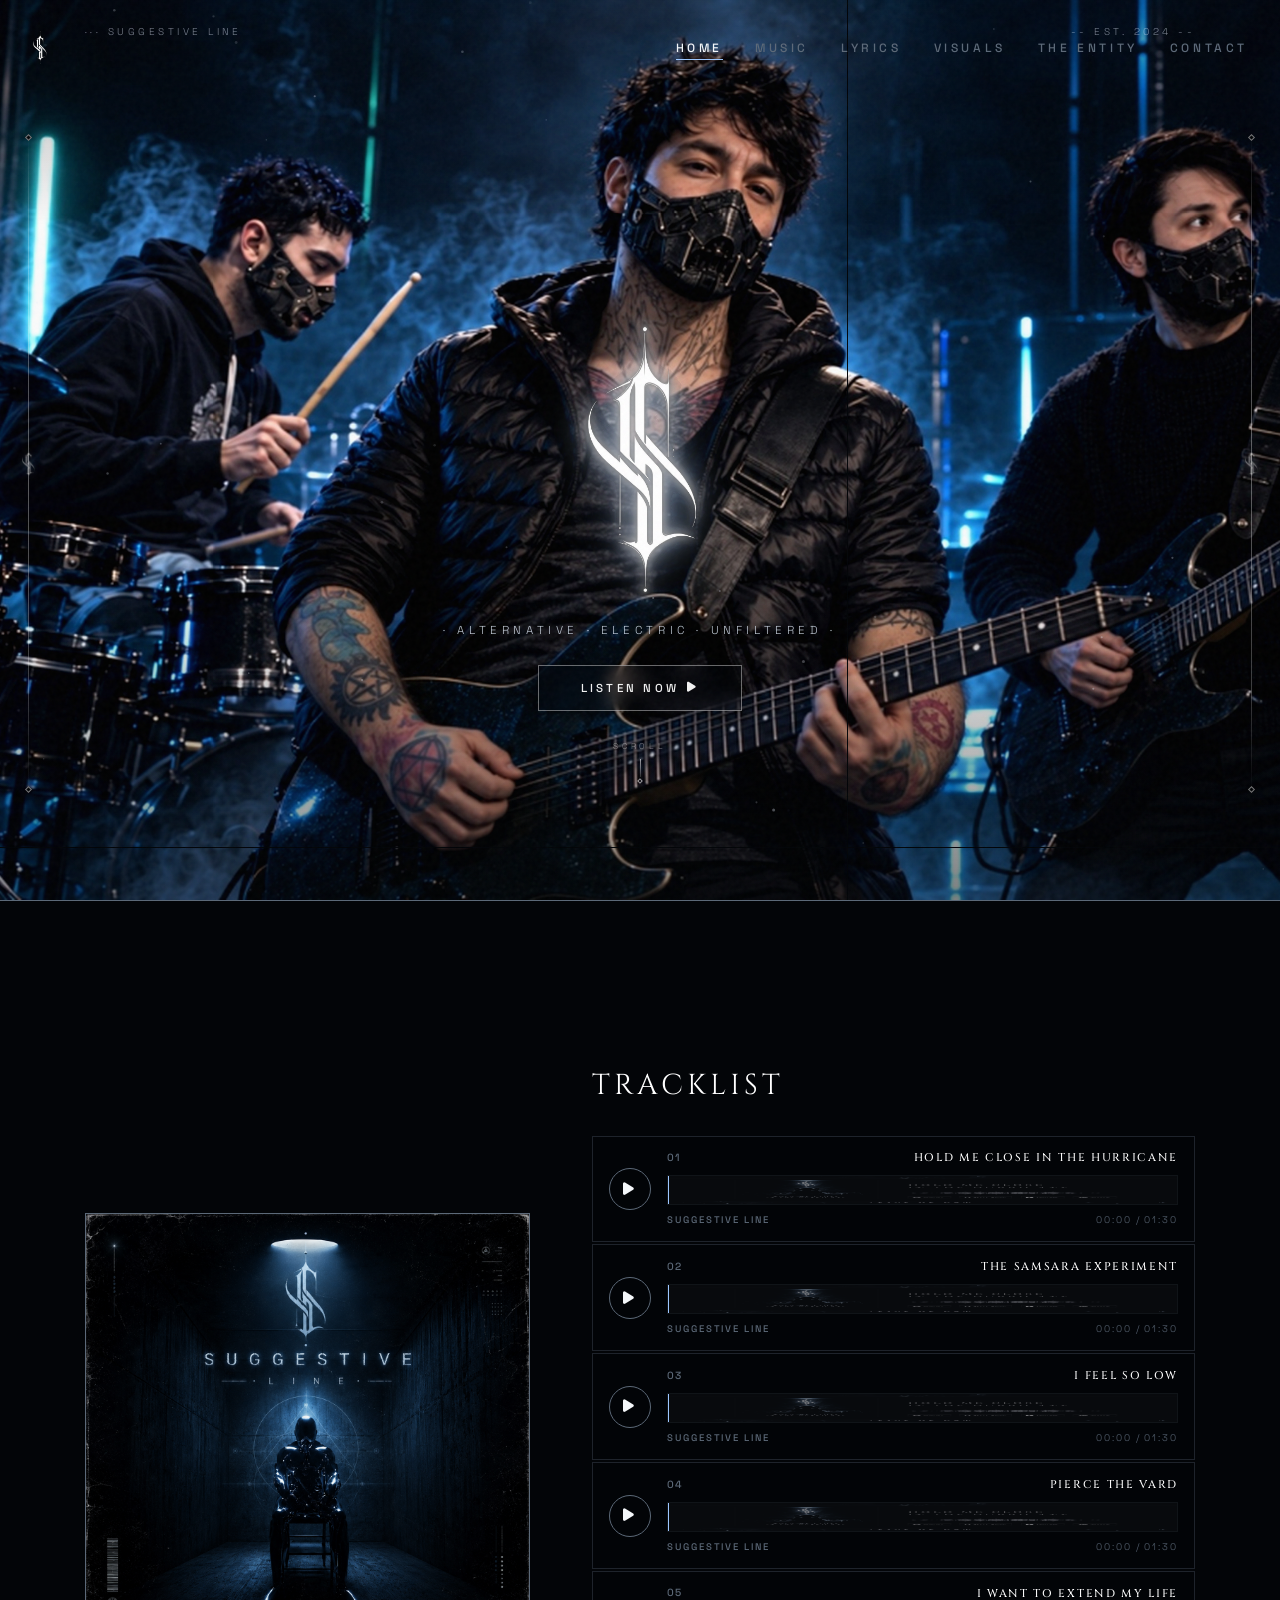
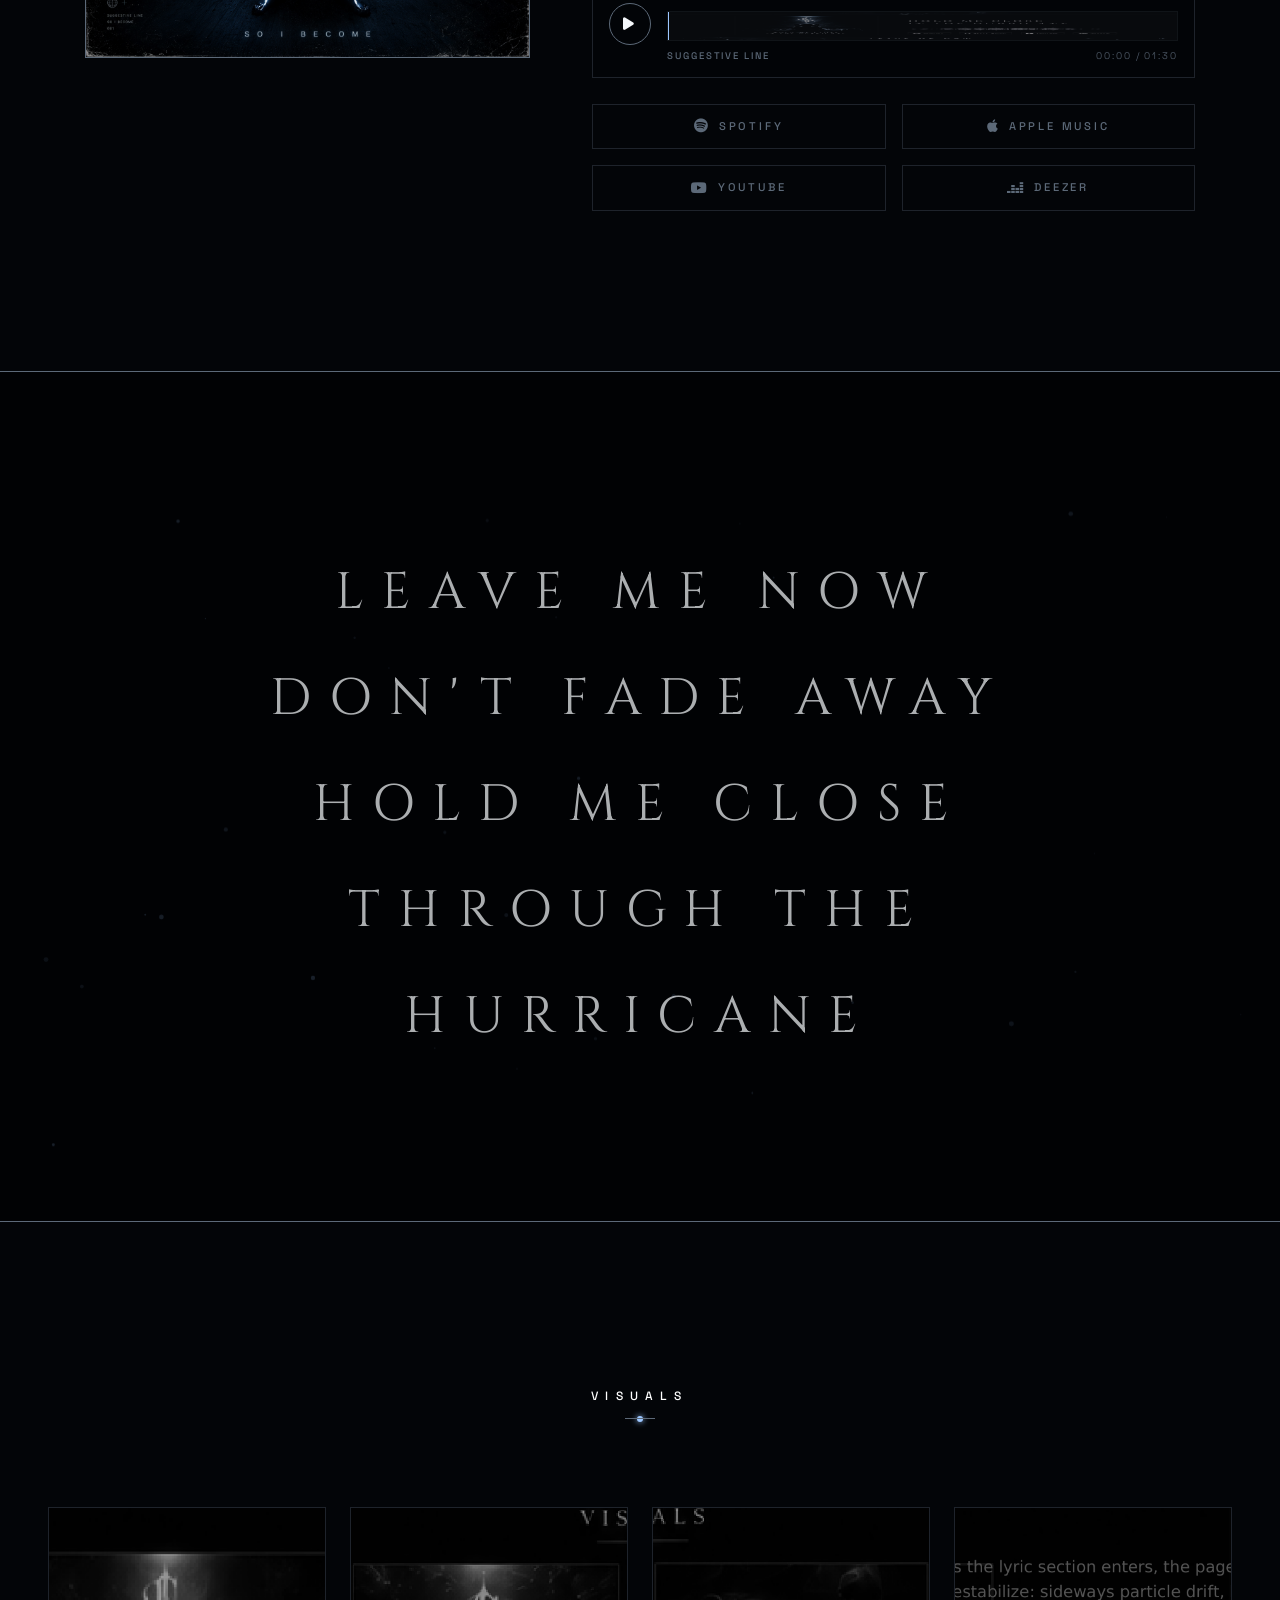
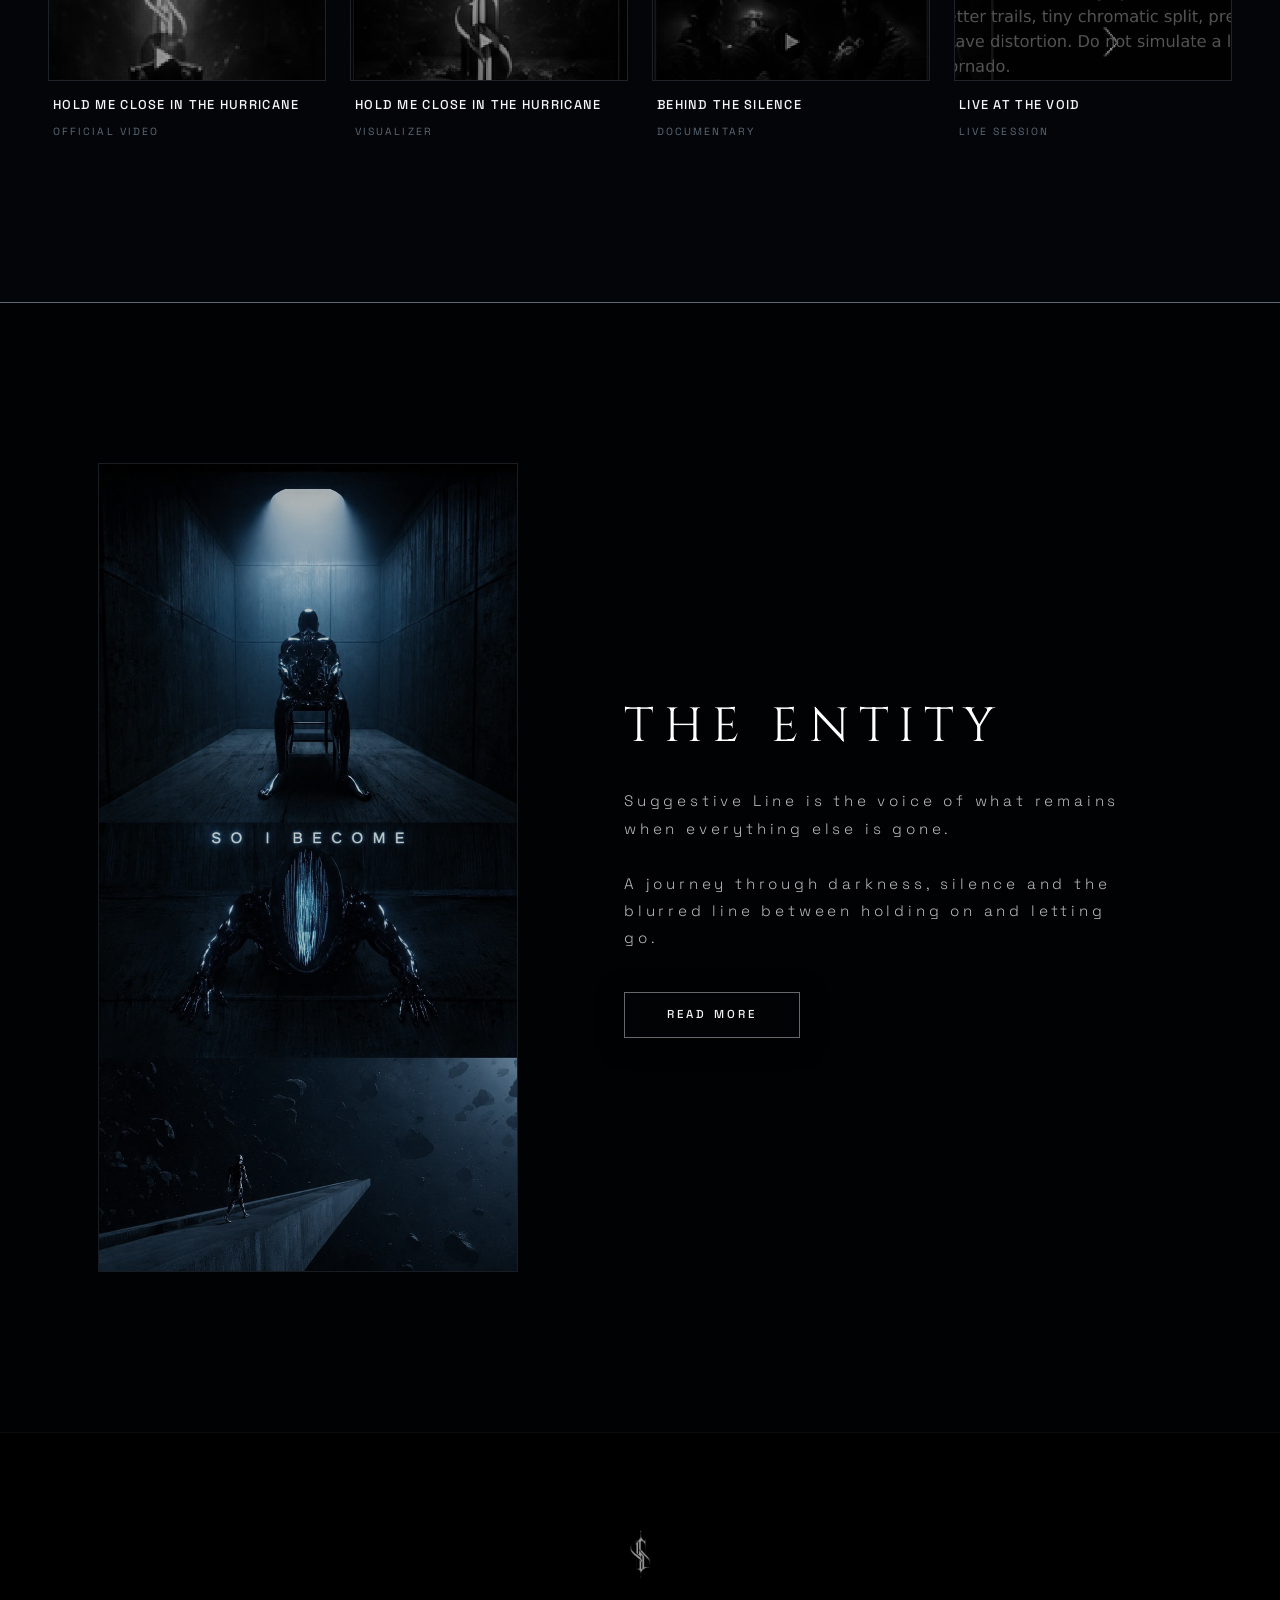
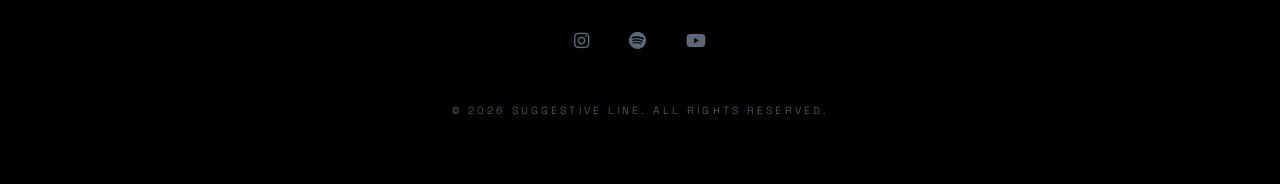
<file: index.html>
<!DOCTYPE html>
<html lang="en">
<head>
    <meta charset="UTF-8">
    <meta name="viewport" content="width=device-width, initial-scale=1.0">
    <title>SUGGESTIVE LINE - Hold Me Close in the Hurricane</title>
    
    <!-- SEO Meta Tags -->
    <meta name="description" content="Official website of Suggestive Line. Listen to the new single 'Hold Me Close in the Hurricane'. Atmospheric progressive metal / sci-fi brutalist visual experience.">
    <meta name="keywords" content="Suggestive Line, Hold Me Close in the Hurricane, Progressive Metal, Atmospheric Metal, Sci-fi metal, New Single, Visualizer">
    
    <!-- Favicon & Icons -->
    <link rel="icon" type="image/png" href="assets/logo_transparent.png">
    <link rel="apple-touch-icon" href="assets/logo_transparent.png">

    <!-- Schema.org / WhatsApp fallback -->
    <meta itemprop="name" content="SUGGESTIVE LINE - Hold Me Close in the Hurricane">
    <meta itemprop="description" content="Official website of Suggestive Line. Listen to the new single 'Hold Me Close in the Hurricane'.">
    <meta itemprop="image" content="https://www.suggestiveline.cl/assets/og_preview.jpg">

    <!-- Open Graph / WhatsApp / Facebook Preview Tags -->
    <meta property="og:type" content="website">
    <meta property="og:url" content="https://www.suggestiveline.cl/">
    <meta property="og:site_name" content="Suggestive Line">
    <meta property="og:title" content="SUGGESTIVE LINE - Hold Me Close in the Hurricane">
    <meta property="og:description" content="Official website of Suggestive Line. Listen to the new single 'Hold Me Close in the Hurricane'. Atmospheric progressive metal / sci-fi brutalist visual experience.">
    <meta property="og:image" content="https://www.suggestiveline.cl/assets/og_preview.jpg">
    <meta property="og:image:secure_url" content="https://www.suggestiveline.cl/assets/og_preview.jpg">
    <meta property="og:image:type" content="image/jpeg">
    <meta property="og:image:width" content="1200">
    <meta property="og:image:height" content="630">
    <meta property="og:image:alt" content="Suggestive Line Logo">

    <!-- Twitter Card Preview Tags -->
    <meta name="twitter:card" content="summary_large_image">
    <meta name="twitter:url" content="https://www.suggestiveline.cl/">
    <meta name="twitter:title" content="SUGGESTIVE LINE - Hold Me Close in the Hurricane">
    <meta name="twitter:description" content="Official website of Suggestive Line. Listen to the new single 'Hold Me Close in the Hurricane'. Atmospheric progressive metal / sci-fi brutalist visual experience.">
    <meta name="twitter:image" content="https://www.suggestiveline.cl/assets/og_preview.jpg">

    <!-- Google Fonts -->
    <link rel="preconnect" href="https://fonts.googleapis.com">
    <link rel="preconnect" href="https://fonts.gstatic.com" crossorigin>
    
    <!-- Bootstrap 4.6.2 CSS -->
    <link rel="stylesheet" href="https://cdn.jsdelivr.net/npm/bootstrap@4.6.2/dist/css/bootstrap.min.css" integrity="sha384-xOolHFLEh07PJGoPkLv1IbcEPTNtaed2xpHsD9ESMhqIYd0nLMwNLD69Npy4HI+N" crossorigin="anonymous">
    
    <!-- FontAwesome Icons -->
    <link rel="stylesheet" href="https://cdnjs.cloudflare.com/ajax/libs/font-awesome/6.4.0/css/all.min.css">
    
    <!-- Custom Style Sheet -->
    <link rel="stylesheet" href="style.css?v=9.2">
</head>
<body>

    <!-- Fixed Header Navigation -->
    <nav class="sl-navbar navbar navbar-expand-lg d-flex justify-content-between align-items-center">
        <!-- Logo Brand Mark -->
        <a class="navbar-brand m-0" href="#home" id="nav-brand-logo">
            <img src="assets/logo_transparent.png" alt="Suggestive Line Sigil Logo" class="logo-img">
        </a>
        
        <!-- Mobile Center Editorial Header -->
        <div class="sl-nav-center-brand d-block d-lg-none">
            <span>· SUGGESTIVE LINE ·</span>
        </div>
        
        <!-- Navigation Menu Links -->
        <ul class="sl-nav-links" id="navbar-menu">
            <li><a class="sl-nav-link active" href="#home">HOME</a></li>
            <li><a class="sl-nav-link" href="#music">MUSIC</a></li>
            <li><a class="sl-nav-link" href="#lyrics">LYRICS</a></li>
            <li><a class="sl-nav-link" href="#visuals">VISUALS</a></li>
            <li><a class="sl-nav-link" href="#entity">THE ENTITY</a></li>
            <li><a class="sl-nav-link" href="#contact">CONTACT</a></li>
        </ul>
        
        <!-- Mobile Menu Toggle Button -->
        <button class="sl-menu-toggle" id="menu-toggle-btn" aria-label="Toggle Navigation Menu">
            <i class="fas fa-bars"></i>
        </button>
    </nav>

    <!-- 02 HOMEPAGE HERO SECTION -->
    <section id="home" class="hero-section">
        <!-- 1. Background Layer: Pure Band Photography without UI elements -->
        <div class="hero-bg-container">
            <picture class="hero-picture">
                <source media="(max-width: 768px)" srcset="assets/hero_band_mobile.png?v=16.0">
                <source media="(orientation: portrait) and (max-width: 1024px)" srcset="assets/hero_band_mobile.png?v=16.0">
                <img src="assets/hero_band.jpg?v=16.0" alt="Suggestive Line Band" class="hero-band-bg">
            </picture>
        </div>
        
        <!-- 2. Dark Cinematic Lighting & Vignette Overlay -->
        <div class="hero-vignette-overlay"></div>
        
        <!-- 3. Atmospheric Dust Particles Canvas -->
        <canvas id="particles-canvas"></canvas>
        
        <!-- 4. Subtle Editorial Frame Decorations (Pure Code / CSS) -->
        <div class="hero-frame-decorations" aria-hidden="true">
            <div class="hero-frame-line hero-frame-left">
                <span class="hero-frame-marker top"></span>
                <span class="hero-frame-sigil center"><img src="assets/logo_transparent.png" alt="" class="frame-mini-logo"></span>
                <span class="hero-frame-marker bottom"></span>
            </div>
            <div class="hero-frame-line hero-frame-right">
                <span class="hero-frame-marker top"></span>
                <span class="hero-frame-sigil center"><img src="assets/logo_transparent.png" alt="" class="frame-mini-logo"></span>
                <span class="hero-frame-marker bottom"></span>
            </div>
            <div class="hero-top-editorial-left d-none d-md-block">··· SUGGESTIVE LINE</div>
            <div class="hero-top-editorial-right d-none d-md-block">-- EST. 2024 --</div>
        </div>
        
        <!-- 5. Interactive Central UI Content Layer (Logo, Tagline, Button, Scroll) -->
        <div class="hero-content-layer">
            <!-- Central Glowing SL Sigil Logo -->
            <div class="hero-main-logo-container">
                <img src="assets/logo_transparent.png" alt="Suggestive Line Sigil" class="hero-main-logo">
            </div>
            
            <!-- Band Tagline -->
            <p class="hero-tagline">· ALTERNATIVE · ELECTRIC · UNFILTERED ·</p>
            
            <!-- Single Interactive LISTEN NOW Button -->
            <div class="hero-btn-container">
                <button type="button" class="btn-sl hero-listen-btn" id="hero-play-btn" aria-label="Listen to Single">
                    LISTEN NOW <i class="fas fa-play ml-2"></i>
                </button>
            </div>
            
            <!-- Interactive Scroll Indicator -->
            <a href="#music" class="hero-scroll-indicator" aria-label="Scroll to music section">
                <span class="scroll-text">SCROLL</span>
                <span class="scroll-line"></span>
                <span class="scroll-diamond"></span>
            </a>
        </div>
    </section>

    <!-- 03 MUSIC / TRACKLIST SECTION -->
    <section id="music" class="single-section section-padding border-top-steel">
        <div class="container">
            <div class="row align-items-center">
                <!-- Left: Square Cover Art -->
                <div class="col-lg-5 col-12 d-flex justify-content-center mb-4 mb-lg-0">
                    <div class="artwork-container">
                        <img src="assets/cover.png" alt="Hold Me Close in the Hurricane - Album Art" class="artwork-img">
                    </div>
                </div>
                
                <!-- Right: Tracklist Player + Streaming -->
                <div class="col-lg-7 col-12">
                    <div class="release-content text-spaced">
                        <h2 class="release-title font-heading text-white" style="font-size: clamp(1.2rem, 2.5vw, 1.8rem); margin-bottom: 2rem;">TRACKLIST</h2>
                        
                        <!-- Hidden audio elements -->
                        <audio id="track-audio-0" preload="none"><source src="assets/audio.mp3?v=15.0" type="audio/mpeg"></audio>
                        <audio id="track-audio-1" preload="none"><source src="assets/the_samsara_experiment.mpeg?v=15.0" type="audio/mpeg"><source src="assets/track_the_samsara_experiment.mp3?v=15.0" type="audio/mpeg"></audio>
                        <audio id="track-audio-2" preload="none"><source src="assets/track_02_i_feel_so_low.mp3?v=15.0" type="audio/mpeg"></audio>
                        <audio id="track-audio-3" preload="none"><source src="assets/track_pierce_the_vard.mp3?v=15.0" type="audio/mpeg"></audio>
                        <audio id="track-audio-4" preload="none"><source src="assets/track_04_extend_my_life.mp3?v=15.0" type="audio/mpeg"></audio>

                        <!-- Track 1: Hold Me Close in the Hurricane -->
                        <div class="sc-player track-player" data-track-index="0">
                            <button class="sc-play-btn track-play-btn" data-track-index="0" aria-label="Play Hold Me Close in the Hurricane">
                                <i class="fas fa-play"></i>
                            </button>
                            <div class="sc-player-body">
                                <div class="sc-track-info">
                                    <span class="sc-track-number">01</span>
                                    <span class="sc-track-title font-heading text-white">HOLD ME CLOSE IN THE HURRICANE</span>
                                </div>
                                <div class="sc-waveform-container track-waveform" data-track-index="0">
                                    <div class="sc-waveform-progress track-progress" data-track-index="0"></div>
                                    <img src="assets/waveform_transparent.png" alt="Waveform" class="sc-waveform-img">
                                </div>
                                <div class="sc-meta">
                                    <span class="sc-artist">SUGGESTIVE LINE</span>
                                    <span class="sc-time track-time" data-track-index="0">00:00 / 01:30</span>
                                </div>
                            </div>
                        </div>

                        <!-- Track 2: The Samsara Experiment -->
                        <div class="sc-player track-player" data-track-index="1">
                            <button class="sc-play-btn track-play-btn" data-track-index="1" aria-label="Play The Samsara Experiment">
                                <i class="fas fa-play"></i>
                            </button>
                            <div class="sc-player-body">
                                <div class="sc-track-info">
                                    <span class="sc-track-number">02</span>
                                    <span class="sc-track-title font-heading text-white">THE SAMSARA EXPERIMENT</span>
                                </div>
                                <div class="sc-waveform-container track-waveform" data-track-index="1">
                                    <div class="sc-waveform-progress track-progress" data-track-index="1"></div>
                                    <img src="assets/waveform_transparent.png" alt="Waveform" class="sc-waveform-img">
                                </div>
                                <div class="sc-meta">
                                    <span class="sc-artist">SUGGESTIVE LINE</span>
                                    <span class="sc-time track-time" data-track-index="1">00:00 / 01:30</span>
                                </div>
                            </div>
                        </div>

                        <!-- Track 3: I Feel So Low -->
                        <div class="sc-player track-player" data-track-index="2">
                            <button class="sc-play-btn track-play-btn" data-track-index="2" aria-label="Play I Feel So Low">
                                <i class="fas fa-play"></i>
                            </button>
                            <div class="sc-player-body">
                                <div class="sc-track-info">
                                    <span class="sc-track-number">03</span>
                                    <span class="sc-track-title font-heading text-white">I FEEL SO LOW</span>
                                </div>
                                <div class="sc-waveform-container track-waveform" data-track-index="2">
                                    <div class="sc-waveform-progress track-progress" data-track-index="2"></div>
                                    <img src="assets/waveform_transparent.png" alt="Waveform" class="sc-waveform-img">
                                </div>
                                <div class="sc-meta">
                                    <span class="sc-artist">SUGGESTIVE LINE</span>
                                    <span class="sc-time track-time" data-track-index="2">00:00 / 01:30</span>
                                </div>
                            </div>
                        </div>

                        <!-- Track 4: Pierce the Vard -->
                        <div class="sc-player track-player" data-track-index="3">
                            <button class="sc-play-btn track-play-btn" data-track-index="3" aria-label="Play Pierce the Vard">
                                <i class="fas fa-play"></i>
                            </button>
                            <div class="sc-player-body">
                                <div class="sc-track-info">
                                    <span class="sc-track-number">04</span>
                                    <span class="sc-track-title font-heading text-white">PIERCE THE VARD</span>
                                </div>
                                <div class="sc-waveform-container track-waveform" data-track-index="3">
                                    <div class="sc-waveform-progress track-progress" data-track-index="3"></div>
                                    <img src="assets/waveform_transparent.png" alt="Waveform" class="sc-waveform-img">
                                </div>
                                <div class="sc-meta">
                                    <span class="sc-artist">SUGGESTIVE LINE</span>
                                    <span class="sc-time track-time" data-track-index="3">00:00 / 01:30</span>
                                </div>
                            </div>
                        </div>

                        <!-- Track 5: I Want to Extend My Life -->
                        <div class="sc-player track-player" data-track-index="4">
                            <button class="sc-play-btn track-play-btn" data-track-index="4" aria-label="Play I Want to Extend My Life">
                                <i class="fas fa-play"></i>
                            </button>
                            <div class="sc-player-body">
                                <div class="sc-track-info">
                                    <span class="sc-track-number">05</span>
                                    <span class="sc-track-title font-heading text-white">I WANT TO EXTEND MY LIFE</span>
                                </div>
                                <div class="sc-waveform-container track-waveform" data-track-index="4">
                                    <div class="sc-waveform-progress track-progress" data-track-index="4"></div>
                                    <img src="assets/waveform_transparent.png" alt="Waveform" class="sc-waveform-img">
                                </div>
                                <div class="sc-meta">
                                    <span class="sc-artist">SUGGESTIVE LINE</span>
                                    <span class="sc-time track-time" data-track-index="4">00:00 / 01:30</span>
                                </div>
                            </div>
                        </div>
                        
                        <!-- Streaming Platform Buttons -->
                        <div class="streaming-grid mt-4" id="streaming-buttons">
                            <a href="https://spotify.com" target="_blank" rel="noopener noreferrer" class="btn-stream" id="spotify-btn">
                                <i class="fab fa-spotify"></i> SPOTIFY
                            </a>
                            <a href="https://music.apple.com" target="_blank" rel="noopener noreferrer" class="btn-stream" id="apple-btn">
                                <i class="fab fa-apple"></i> APPLE MUSIC
                            </a>
                            <a href="https://www.youtube.com/@SuggestiveLine" target="_blank" rel="noopener noreferrer" class="btn-stream" id="youtube-btn">
                                <i class="fab fa-youtube"></i> YOUTUBE
                            </a>
                            <a href="https://deezer.com" target="_blank" rel="noopener noreferrer" class="btn-stream" id="deezer-btn">
                                <i class="fab fa-deezer"></i> DEEZER
                            </a>
                        </div>
                    </div>
                </div>
            </div>
        </div>
    </section>

    <!-- 04 LYRICS / HURRICANE STRIP SECTION -->
    <section id="lyrics" class="lyrics-section section-padding border-top-steel border-bottom-steel">
        <!-- Floating Canvas Particles -->
        <canvas id="particles-canvas-lyrics" style="position: absolute; top:0; left:0; width:100%; height:100%; pointer-events:none; z-index:1; opacity: 0.4;"></canvas>
        
        <div class="container">
            <div class="lyrics-container" id="lyrics-sync-container">
                <!-- Large Spaced Lyrics (5 Lines matching their layout) -->
                <div class="lyric-line" data-time="3.5">LEAVE ME NOW</div>
                <div class="lyric-line" data-time="7.0">DON'T FADE AWAY</div>
                <div class="lyric-line" data-time="10.5">HOLD ME CLOSE</div>
                <div class="lyric-line" data-time="14.0">THROUGH THE</div>
                <div class="lyric-line" data-time="18.0">HURRICANE</div>
            </div>
        </div>
    </section>

    <!-- 05 VISUALS GALLERY SECTION -->
    <section id="visuals" class="visuals-section section-padding">
        <div class="container-fluid px-md-5">
            <!-- Centered Header -->
            <div class="section-title-wrapper text-spaced">
                <h2 class="section-title text-white">VISUALS</h2>
            </div>
            
            <!-- Video Cards Row -->
            <div class="video-grid">
                <!-- Card 1 -->
                <div class="video-card" id="video-card-1">
                    <div class="video-thumbnail-wrapper">
                        <img src="assets/video_card_1.png" alt="Hold Me Close in the Hurricane Official Video Thumbnail" class="video-img">
                        <div class="video-play-overlay">
                            <div class="video-play-btn"><i class="fas fa-play"></i></div>
                        </div>
                    </div>
                    <div class="video-info text-spaced">
                        <h3 class="video-title">Hold Me Close in the Hurricane</h3>
                        <span class="video-category">Official Video</span>
                    </div>
                </div>
                
                <!-- Card 2 -->
                <div class="video-card" id="video-card-2">
                    <div class="video-thumbnail-wrapper">
                        <img src="assets/video_card_2.png" alt="Hold Me Close in the Hurricane Visualizer Thumbnail" class="video-img">
                        <div class="video-play-overlay">
                            <div class="video-play-btn"><i class="fas fa-play"></i></div>
                        </div>
                    </div>
                    <div class="video-info text-spaced">
                        <h3 class="video-title">Hold Me Close in the Hurricane</h3>
                        <span class="video-category">Visualizer</span>
                    </div>
                </div>
                
                <!-- Card 3 -->
                <div class="video-card" id="video-card-3">
                    <div class="video-thumbnail-wrapper">
                        <img src="assets/video_card_3.png" alt="Behind the Silence Documentary Thumbnail" class="video-img">
                        <div class="video-play-overlay">
                            <div class="video-play-btn"><i class="fas fa-play"></i></div>
                        </div>
                    </div>
                    <div class="video-info text-spaced">
                        <h3 class="video-title">Behind the Silence</h3>
                        <span class="video-category">Documentary</span>
                    </div>
                </div>
                
                <!-- Card 4 -->
                <div class="video-card" id="video-card-4">
                    <div class="video-thumbnail-wrapper">
                        <img src="assets/video_card_4.png" alt="Live at the Void Live Session Thumbnail" class="video-img">
                        <div class="video-play-overlay">
                            <div class="video-play-btn"><i class="fas fa-play"></i></div>
                        </div>
                    </div>
                    <div class="video-info text-spaced">
                        <h3 class="video-title">Live at the Void</h3>
                        <span class="video-category">Live Session</span>
                    </div>
                </div>
            </div>
        </div>
    </section>

    <!-- 06 THE ENTITY SECTION -->
    <section id="entity" class="entity-section section-padding border-top-steel">
        <div class="container">
            <div class="row align-items-center">
                <!-- Left: Portrait Character Art -->
                <div class="col-lg-5 col-12 d-flex justify-content-center">
                    <div class="entity-portrait-container">
                        <img src="assets/entity_portrait.png" alt="Faceless entity portrait in shadows" class="entity-portrait-img">
                    </div>
                </div>
                
                <!-- Right: Lore manifesto -->
                <div class="col-lg-7 col-12">
                    <div class="entity-content">
                        <h2 class="entity-heading font-heading text-white text-spaced">THE ENTITY</h2>
                        <p class="entity-copy text-spaced">
                            Suggestive Line is the voice of what remains when everything else is gone.<br><br>
                            A journey through darkness, silence and the blurred line between holding on and letting go.
                        </p>
                        <div>
                            <a href="#contact" class="btn-sl" id="read-more-btn">READ MORE</a>
                        </div>
                    </div>
                </div>
            </div>
        </div>
    </section>

    <!-- CONTACT / FOOTER SECTION -->
    <section id="contact" class="footer-section">
        <div class="container text-center">
            <!-- Center Sigil -->
            <div class="footer-logo-container">
                <a href="#home">
                    <img src="assets/logo_transparent.png" alt="Suggestive Line Sigil" class="footer-logo">
                </a>
            </div>
            
            <!-- Social links -->
            <ul class="footer-social-links">
                <li><a href="https://www.instagram.com/suggestiveline" target="_blank" rel="noopener noreferrer" class="footer-social-link" aria-label="Instagram"><i class="fab fa-instagram"></i></a></li>
                <li><a href="https://open.spotify.com" target="_blank" rel="noopener noreferrer" class="footer-social-link" aria-label="Spotify"><i class="fab fa-spotify"></i></a></li>
                <li><a href="https://www.youtube.com/@SuggestiveLine" target="_blank" rel="noopener noreferrer" class="footer-social-link" aria-label="YouTube"><i class="fab fa-youtube"></i></a></li>
            </ul>
            
            <!-- Quiet Copyright -->
            <p class="footer-legal m-0 text-spaced">
                &copy; 2026 SUGGESTIVE LINE. ALL RIGHTS RESERVED.
            </p>
        </div>
    </section>

    <!-- Interactive Lightbox Video Modal -->
    <div class="sl-video-modal" id="video-lightbox-modal">
        <div class="sl-video-modal-content">
            <button class="sl-video-modal-close" aria-label="Close Video modal">CLOSE [X]</button>
            <iframe class="sl-video-modal-iframe" src="" allow="autoplay; encrypted-media" allowfullscreen></iframe>
        </div>
    </div>

    <!-- Bootstrap 4 dependencies and script -->
    <script src="https://cdn.jsdelivr.net/npm/jquery@3.5.1/dist/jquery.slim.min.js" integrity="sha384-DfXdz2htPH0lsSSs5nCTpuj/zy4C+OGpamoFVy38MVBnE+IbbVYUew+OrCXaRkfj" crossorigin="anonymous"></script>
    <script src="https://cdn.jsdelivr.net/npm/bootstrap@4.6.2/dist/js/bootstrap.bundle.min.js" integrity="sha384-Fy6S3B9q64WdZWQUiU+q4/2Lc9npb8tCaSX9FK7E8HnRr0Jz8D6OP9dO5Vg3Q9ct" crossorigin="anonymous"></script>
    
    <!-- Custom JavaScript Interactions -->
    <script src="script.js?v=16.0"></script>
    
    <!-- Audio-lyrics bridge script (Optional extra for lyrics canvas) -->
    <script>
        // Set up separate lyrics section particle flow (slower, floating drift)
        const canvasL = document.getElementById("particles-canvas-lyrics");
        if (canvasL) {
            const ctxL = canvasL.getContext("2d");
            let particlesL = [];
            
            const resizeL = () => {
                canvasL.width = canvasL.parentElement.offsetWidth;
                canvasL.height = canvasL.parentElement.offsetHeight;
            };
            resizeL();
            window.addEventListener("resize", resizeL);
            
            class FloatingDebris {
                constructor() {
                    this.reset();
                    this.y = Math.random() * canvasL.height;
                }
                reset() {
                    this.x = Math.random() * canvasL.width;
                    this.y = canvasL.height + 20;
                    this.size = Math.random() * 2 + 0.5;
                    this.speedY = -(Math.random() * 0.4 + 0.1);
                    this.speedX = Math.random() * 0.4 - 0.2;
                    this.opacity = Math.random() * 0.3 + 0.1;
                }
                update() {
                    this.y += this.speedY;
                    this.x += this.speedX;
                    if (this.y < -20 || this.x < -20 || this.x > canvasL.width + 20) {
                        this.reset();
                    }
                }
                draw() {
                    ctxL.beginPath();
                    ctxL.fillStyle = `rgba(157, 199, 255, ${this.opacity})`;
                    ctxL.arc(this.x, this.y, this.size, 0, Math.PI*2);
                    ctxL.fill();
                }
            }
            
            for(let i=0; i<30; i++) {
                particlesL.push(new FloatingDebris());
            }
            
            const animateL = () => {
                ctxL.clearRect(0, 0, canvasL.width, canvasL.height);
                particlesL.forEach(p => {
                    p.update();
                    p.draw();
                });
                requestAnimationFrame(animateL);
            };
            
            if(!window.matchMedia("(prefers-reduced-motion: reduce)").matches) {
                animateL();
            }
        }
    </script>
</body>
</html>
</file>
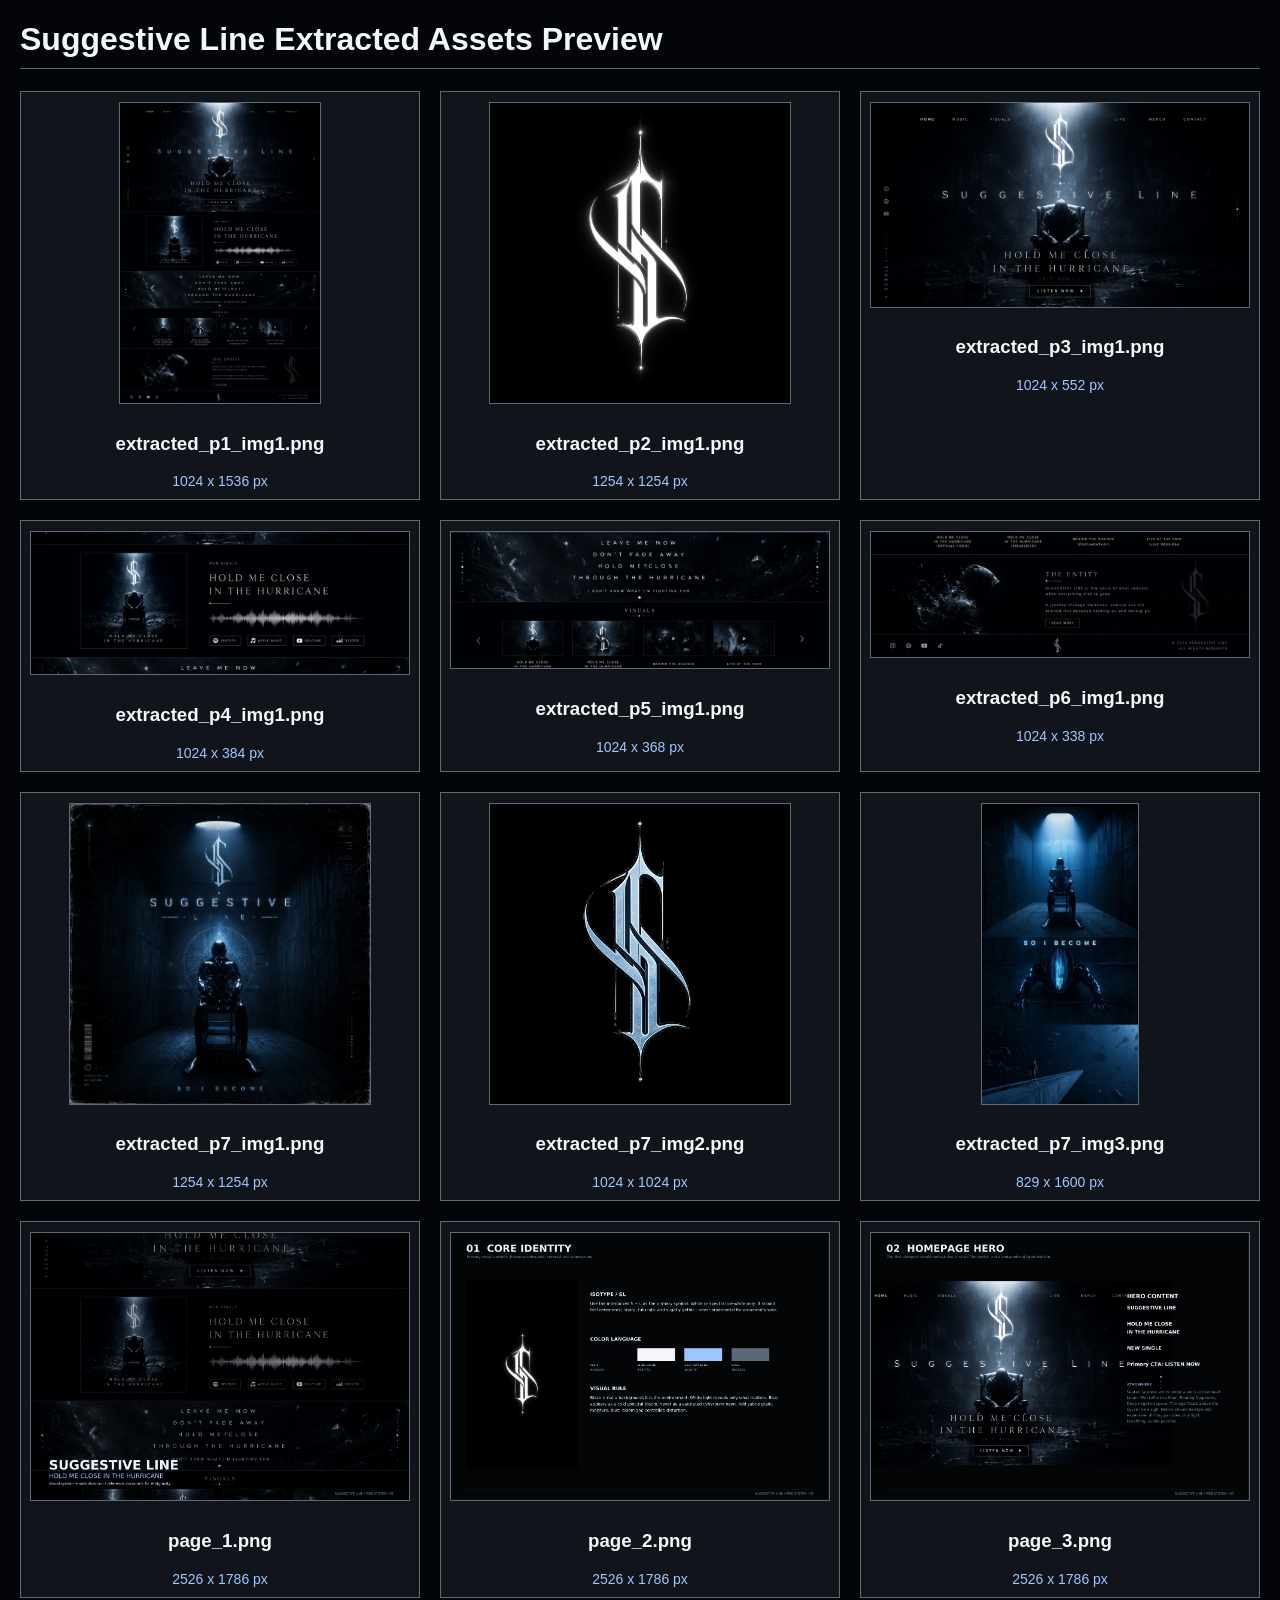
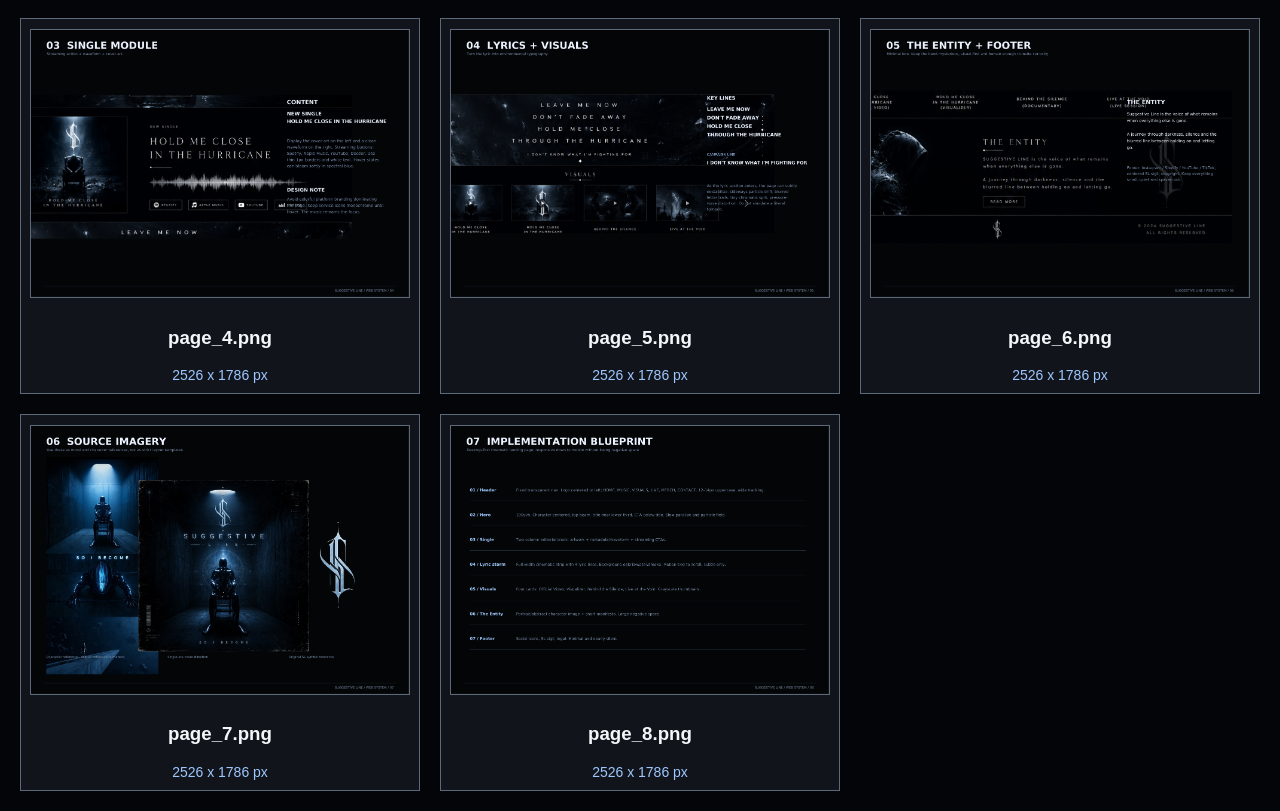
<file: assets_preview.html>
<!DOCTYPE html>
<html lang="en">
<head>
    <meta charset="UTF-8">
    <meta name="viewport" content="width=device-width, initial-scale=1.0">
    <title>Asset Preview - Suggestive Line</title>
    <style>
        body {
            background-color: #030508;
            color: #F4F7FA;
            font-family: sans-serif;
            margin: 20px;
        }
        h1 {
            border-bottom: 1px solid #5C6978;
            padding-bottom: 10px;
        }
        .grid {
            display: grid;
            grid-template-columns: repeat(auto-fill, minmax(300px, 1fr));
            gap: 20px;
        }
        .card {
            background-color: #11141a;
            border: 1px solid #5C6978;
            padding: 10px;
            display: flex;
            flex-direction: column;
            align-items: center;
        }
        .card img {
            max-width: 100%;
            max-height: 300px;
            object-fit: contain;
            border: 1px solid #5C6978;
            margin-bottom: 10px;
        }
        .info {
            font-size: 14px;
            color: #9DC7FF;
        }
    </style>
</head>
<body>
    <h1>Suggestive Line Extracted Assets Preview</h1>
    <div class="grid" id="preview-grid"></div>

    <script>
        const assets = [
            "extracted_p1_img1.png", "extracted_p2_img1.png", "extracted_p3_img1.png",
            "extracted_p4_img1.png", "extracted_p5_img1.png", "extracted_p6_img1.png",
            "extracted_p7_img1.png", "extracted_p7_img2.png", "extracted_p7_img3.png",
            "page_1.png", "page_2.png", "page_3.png", "page_4.png", "page_5.png",
            "page_6.png", "page_7.png", "page_8.png"
        ];
        const grid = document.getElementById('preview-grid');
        assets.forEach(asset => {
            const card = document.createElement('div');
            card.className = 'card';
            
            const img = document.createElement('img');
            img.src = 'assets/' + asset;
            img.alt = asset;
            
            const title = document.createElement('h3');
            title.textContent = asset;
            
            const info = document.createElement('div');
            info.className = 'info';
            
            card.appendChild(img);
            card.appendChild(title);
            card.appendChild(info);
            grid.appendChild(card);
            
            img.onload = function() {
                info.textContent = `${img.naturalWidth} x ${img.naturalHeight} px`;
            };
        });
    </script>
</body>
</html>
</file>
<file: style.css>
/*
  SUGGESTIVE LINE - WEB STYLE SHEET
  Visual System + Web Direction
  Mood: Dark, brutalist editorial, cinematic atmospheric sci-fi.
*/

@import url('https://fonts.googleapis.com/css2?family=Cinzel:wght@400;600;700&family=Space+Grotesk:wght@300;400;500;700&display=swap');

:root {
    --void: #030508;
    --bone-white: #F4F7FA;
    --spectral-blue: #9DC7FF;
    --spectral-blue-glow: rgba(157, 199, 255, 0.45);
    --steel: #5C6978;
    --steel-dark: #1E232B;
    --transition-slow: all 0.8s cubic-bezier(0.16, 1, 0.3, 1);
    --transition-medium: all 0.4s cubic-bezier(0.16, 1, 0.3, 1);
    --font-heading: 'Cinzel', Georgia, serif;
    --font-ui: 'Space Grotesk', sans-serif;
}

/* Base Settings */
html, body {
    background-color: var(--void);
    color: var(--bone-white);
    font-family: var(--font-ui);
    font-weight: 300;
    margin: 0;
    padding: 0;
    overflow-x: hidden;
    scroll-behavior: smooth;
    line-height: 1.6;
}

/* Subtle Film Grain Texture Overlay */
body::before {
    content: "";
    position: fixed;
    top: 0;
    left: 0;
    width: 100vw;
    height: 100vh;
    opacity: 0.035;
    pointer-events: none;
    z-index: 9999;
    background-image: url("data:image/svg+xml,%3Csvg viewBox='0 0 200 200' xmlns='http://www.w3.org/2000/svg'%3E%3Cfilter id='noiseFilter'%3E%3CfeTurbulence type='fractalNoise' baseFrequency='0.85' numOctaves='3' stitchTiles='stitch'/%3E%3C/filter%3E%3Crect width='100%25' height='100%25' filter='url(%23noiseFilter)'/%3E%3C/svg%3E");
}

/* Scrollbar Style */
::-webkit-scrollbar {
    width: 5px;
    height: 5px;
}
::-webkit-scrollbar-track {
    background: var(--void);
}
::-webkit-scrollbar-thumb {
    background: var(--steel);
    border-radius: 2px;
}
::-webkit-scrollbar-thumb:hover {
    background: var(--spectral-blue);
}

/* Utility Layouts & Typography */
.text-spaced {
    letter-spacing: 0.25em;
}
.text-spaced-lg {
    letter-spacing: 0.45em;
}
.text-steel {
    color: var(--steel);
}
.text-spectral {
    color: var(--spectral-blue);
}
.font-heading {
    font-family: var(--font-heading);
}
.border-steel {
    border: 1px solid var(--steel);
}
.border-bottom-steel {
    border-bottom: 1px solid var(--steel);
}
.border-top-steel {
    border-top: 1px solid var(--steel);
}

/* Custom Spacing */
.section-padding {
    padding-top: 10rem;
    padding-bottom: 10rem;
}
@media (max-width: 768px) {
    .section-padding {
        padding-top: 6rem;
        padding-bottom: 6rem;
    }
}

/* Floating Particles Canvas */
#particles-canvas {
    position: absolute;
    top: 0;
    left: 0;
    width: 100%;
    height: 100%;
    pointer-events: none;
    z-index: 5;
}

/* Fixed Navigation Header */
.sl-navbar {
    position: fixed;
    top: 0;
    left: 0;
    width: 100%;
    z-index: 1000;
    padding: 1.5rem 2rem;
    transition: var(--transition-medium);
    border-bottom: 1px solid transparent;
}
.sl-navbar.scrolled {
    background-color: rgba(3, 5, 8, 0.85);
    backdrop-filter: blur(12px);
    -webkit-backdrop-filter: blur(12px);
    padding: 1rem 2rem;
    border-bottom: 1px solid rgba(92, 105, 120, 0.15);
}
.sl-navbar .navbar-brand img {
    height: 35px;
    width: auto;
    transition: var(--transition-slow);
    filter: drop-shadow(0 0 0px transparent);
}
.sl-navbar .navbar-brand:hover img {
    transform: scale(1.05);
    filter: drop-shadow(0 0 10px var(--spectral-blue-glow));
}
.sl-nav-links {
    list-style: none;
    margin: 0;
    padding: 0;
    display: flex;
    gap: 2rem;
}
.sl-nav-link {
    font-size: 0.75rem;
    font-weight: 500;
    text-transform: uppercase;
    letter-spacing: 0.3em;
    color: var(--steel);
    text-decoration: none !important;
    transition: var(--transition-medium);
    position: relative;
    padding-bottom: 4px;
}
.sl-nav-link::after {
    content: "";
    position: absolute;
    bottom: 0;
    left: 0;
    width: 0;
    height: 1px;
    background-color: var(--spectral-blue);
    transition: var(--transition-medium);
}
.sl-nav-link:hover {
    color: var(--bone-white);
}
.sl-nav-link:hover::after {
    width: 100%;
}
.sl-nav-link.active {
    color: var(--bone-white);
}
.sl-nav-link.active::after {
    width: 100%;
}

/* Mobile Menu Toggle */
.sl-menu-toggle {
    display: none;
    background: none;
    border: none;
    color: var(--bone-white);
    font-size: 1.5rem;
    cursor: pointer;
    padding: 0;
}
@media (max-width: 991px) {
    .sl-menu-toggle {
        display: block;
    }
    .sl-nav-links {
        display: none;
        flex-direction: column;
        position: absolute;
        top: 100%;
        left: 0;
        width: 100%;
        background-color: var(--void);
        border-bottom: 1px solid var(--steel);
        padding: 2rem;
        gap: 1.5rem;
    }
    .sl-nav-links.active {
        display: flex;
    }
}

/* Hero Section */
.hero-section {
    position: relative;
    height: 100vh;
    height: 100svh;
    min-height: 700px;
    width: 100%;
    display: flex;
    align-items: center;
    justify-content: center;
    overflow: hidden;
    padding: 0;
    margin: 0;
    background-color: var(--void);
}

/* 1. Background image layer */
.hero-bg-container {
    position: absolute;
    top: 0;
    left: 0;
    width: 100%;
    height: 100%;
    z-index: 1;
    overflow: hidden;
}

.hero-picture {
    display: block;
    width: 100%;
    height: 100%;
}

.hero-band-bg {
    width: 100%;
    height: 100%;
    object-fit: cover;
    object-position: center center;
    display: block;
    user-select: none;
    pointer-events: none;
    filter: contrast(1.03) brightness(0.98);
}

/* Mobile Center Editorial Header in Navbar */
.sl-nav-center-brand {
    font-size: 0.65rem;
    font-weight: 500;
    letter-spacing: 0.35em;
    color: rgba(244, 247, 250, 0.7);
    text-transform: uppercase;
    pointer-events: none;
    user-select: none;
}

/* 2. Subtle Cinematic Lighting & Vignette Overlay */
.hero-vignette-overlay {
    position: absolute;
    top: 0;
    left: 0;
    width: 100%;
    height: 100%;
    z-index: 2;
    pointer-events: none;
    background: linear-gradient(
        180deg,
        rgba(2, 5, 8, 0.35) 0%,
        rgba(2, 5, 8, 0.0) 25%,
        rgba(2, 5, 8, 0.0) 65%,
        rgba(2, 5, 8, 0.5) 100%
    );
}

/* 3. Atmospheric Dust Canvas */
#particles-canvas {
    position: absolute;
    top: 0;
    left: 0;
    width: 100%;
    height: 100%;
    pointer-events: none;
    z-index: 3;
}

/* 4. Editorial Frame Decorations (Pure Code / CSS) */
.hero-frame-decorations {
    position: absolute;
    top: 0;
    left: 0;
    width: 100%;
    height: 100%;
    pointer-events: none;
    z-index: 4;
    overflow: hidden;
}

.hero-frame-line {
    position: absolute;
    top: 15%;
    bottom: 12%;
    width: 1px;
    background: linear-gradient(
        180deg,
        transparent 0%,
        rgba(255, 255, 255, 0.22) 15%,
        rgba(255, 255, 255, 0.35) 50%,
        rgba(255, 255, 255, 0.22) 85%,
        transparent 100%
    );
    display: flex;
    flex-direction: column;
    align-items: center;
    justify-content: space-between;
}
.hero-frame-left {
    left: 28px;
}
.hero-frame-right {
    right: 28px;
}

.hero-frame-marker {
    width: 5px;
    height: 5px;
    border: 1px solid rgba(255, 255, 255, 0.45);
    transform: rotate(45deg);
    background: var(--void);
}
.hero-frame-sigil {
    width: 16px;
    height: auto;
    opacity: 0.5;
    filter: drop-shadow(0 0 4px rgba(157, 199, 255, 0.35));
}
.frame-mini-logo {
    width: 14px;
    height: auto;
    display: block;
}

.hero-top-editorial-left {
    position: absolute;
    top: 24px;
    left: 85px;
    font-family: var(--font-ui);
    font-size: 0.62rem;
    letter-spacing: 0.35em;
    color: rgba(220, 230, 245, 0.55);
    text-transform: uppercase;
}
.hero-top-editorial-right {
    position: absolute;
    top: 24px;
    right: 85px;
    font-family: var(--font-ui);
    font-size: 0.62rem;
    letter-spacing: 0.35em;
    color: rgba(220, 230, 245, 0.55);
    text-transform: uppercase;
}

/* 5. Central UI Content Layer */
.hero-content-layer {
    position: relative;
    z-index: 10;
    display: flex;
    flex-direction: column;
    align-items: center;
    justify-content: center;
    text-align: center;
    width: 100%;
    max-width: 900px;
    padding: 0 1.5rem;
    margin-top: 14vh;
    top: clamp(24px, 4vh, 40px);
}

/* Central Glowing Isotype */
.hero-main-logo-container {
    width: clamp(90px, 9.5vw, 130px);
    max-width: 130px;
    display: flex;
    justify-content: center;
    align-items: center;
    margin-bottom: 0.8rem;
    transition: transform 0.3s ease;
}

.hero-main-logo {
    width: 100%;
    height: auto;
    object-fit: contain;
    filter: 
        drop-shadow(0 0 4px rgba(255, 255, 255, 0.95))
        drop-shadow(0 0 14px rgba(190, 215, 255, 0.55))
        drop-shadow(0 0 32px rgba(140, 180, 220, 0.3));
    animation: logo-aura-breathe 6s ease-in-out infinite alternate;
}

@keyframes logo-aura-breathe {
    0% {
        filter: 
            drop-shadow(0 0 3px rgba(255, 255, 255, 0.85))
            drop-shadow(0 0 12px rgba(190, 215, 255, 0.45))
            drop-shadow(0 0 26px rgba(140, 180, 220, 0.25));
    }
    100% {
        filter: 
            drop-shadow(0 0 5px rgba(255, 255, 255, 1.0))
            drop-shadow(0 0 18px rgba(200, 225, 255, 0.7))
            drop-shadow(0 0 40px rgba(160, 200, 245, 0.45));
    }
}

/* Tagline */
.hero-tagline {
    font-family: var(--font-ui);
    font-size: clamp(0.55rem, 1.0vw, 0.72rem);
    letter-spacing: 0.4em;
    color: rgba(225, 235, 248, 0.85);
    text-transform: uppercase;
    margin: 0.4rem 0 1.6rem 0;
    text-shadow: 0 2px 10px rgba(0, 0, 0, 0.9);
}

/* Button Container */
.hero-btn-container {
    margin-bottom: 1.8rem;
}

/* Minimalist LISTEN NOW Button */
button.btn-sl {
    font-family: var(--font-ui);
}
.btn-sl {
    display: inline-flex;
    align-items: center;
    justify-content: center;
    padding: 0.8rem 2.6rem;
    font-size: 0.72rem;
    font-weight: 500;
    text-transform: uppercase;
    letter-spacing: 0.28em;
    color: rgba(255, 255, 255, 0.95);
    background: rgba(5, 8, 12, 0.35);
    border: 1px solid rgba(255, 255, 255, 0.4);
    backdrop-filter: blur(8px);
    -webkit-backdrop-filter: blur(8px);
    border-radius: 0;
    text-decoration: none !important;
    transition: var(--transition-medium);
    cursor: pointer;
    outline: none;
    position: relative;
    box-shadow: 0 4px 25px rgba(0, 0, 0, 0.6);
}
.btn-sl:hover, .btn-sl:focus {
    color: #ffffff;
    background: rgba(255, 255, 255, 0.1);
    border-color: rgba(255, 255, 255, 0.85);
    box-shadow: 0 0 25px rgba(157, 199, 255, 0.35);
    transform: translateY(-2px);
}
.btn-sl.playing {
    border-color: var(--spectral-blue);
    background: rgba(157, 199, 255, 0.15);
    color: #ffffff;
    box-shadow: 0 0 25px var(--spectral-blue-glow);
}

/* Code-Rendered Scroll Indicator */
.hero-scroll-indicator {
    display: flex;
    flex-direction: column;
    align-items: center;
    text-decoration: none !important;
    color: rgba(255, 255, 255, 0.45);
    transition: color 0.3s ease;
    cursor: pointer;
}
.hero-scroll-indicator .scroll-text {
    font-size: 0.52rem;
    text-transform: uppercase;
    letter-spacing: 0.45em;
    margin-bottom: 6px;
}
.hero-scroll-indicator .scroll-line {
    width: 1px;
    height: 18px;
    background: linear-gradient(180deg, rgba(255, 255, 255, 0.6), rgba(255, 255, 255, 0.15));
}
.hero-scroll-indicator .scroll-diamond {
    width: 4px;
    height: 4px;
    border: 1px solid rgba(255, 255, 255, 0.6);
    transform: rotate(45deg);
    margin-top: 2px;
}
.hero-scroll-indicator:hover {
    color: rgba(255, 255, 255, 0.95);
}
.hero-scroll-indicator:hover .scroll-diamond {
    border-color: var(--spectral-blue);
    box-shadow: 0 0 6px var(--spectral-blue-glow);
}

/* Mobile & Tablet Portrait Adjustments */
@media (max-width: 991px) {
    .sl-navbar {
        padding: calc(1rem + env(safe-area-inset-top, 0px)) 1.5rem 1rem 1.5rem;
    }
}

@media (max-width: 768px), (orientation: portrait) and (max-width: 1024px) {
    .hero-section {
        min-height: 100vh;
        min-height: 100svh;
        height: 100svh;
        padding-top: env(safe-area-inset-top, 0px);
        padding-bottom: env(safe-area-inset-bottom, 0px);
    }
    
    .hero-content-layer {
        margin-top: 22vh;
        top: clamp(12px, 2vh, 20px);
        padding: 0 1rem;
    }
    
    .hero-main-logo-container {
        width: clamp(75px, 20vw, 100px);
        max-width: 100px;
        margin-bottom: 0.6rem;
    }
    
    .hero-tagline {
        font-size: 0.55rem;
        letter-spacing: 0.28em;
        margin: 0.4rem 0 1.4rem 0;
    }
    
    .btn-sl.hero-listen-btn {
        min-height: 48px;
        min-width: 200px;
        font-size: 0.72rem;
        letter-spacing: 0.28em;
        padding: 0.75rem 2rem;
    }
    
    .hero-frame-left {
        left: 12px;
    }
    .hero-frame-right {
        right: 12px;
    }
}

@media (max-width: 480px) {
    .sl-navbar {
        padding: calc(0.8rem + env(safe-area-inset-top, 0px)) 1.2rem 0.8rem 1.2rem;
    }
    .sl-navbar .navbar-brand img {
        height: 28px;
    }
    .sl-nav-center-brand {
        font-size: 0.58rem;
        letter-spacing: 0.28em;
    }
    .sl-menu-toggle {
        font-size: 1.25rem;
    }
    .btn-sl.hero-listen-btn {
        min-height: 48px;
        min-width: 190px;
        font-size: 0.7rem;
        letter-spacing: 0.26em;
    }
}

/* Single Release Section */
.single-section {
    background-color: var(--void);
    position: relative;
    z-index: 10;
}
.artwork-container {
    position: relative;
    width: 100%;
    max-width: 480px;
    margin: 0 auto;
}
.artwork-img {
    width: 100%;
    height: auto;
    object-fit: cover;
    border: 1px solid var(--steel);
    transition: var(--transition-slow);
}
.artwork-container:hover .artwork-img {
    border-color: var(--spectral-blue);
    box-shadow: 0 0 20px var(--spectral-blue-glow);
}

.release-content {
    display: flex;
    flex-direction: column;
    justify-content: center;
    height: 100%;
    padding-left: 2rem;
}
@media (max-width: 991px) {
    .release-content {
        padding-left: 0;
        margin-top: 3rem;
    }
}
.release-label {
    font-size: 0.8rem;
    letter-spacing: 0.3em;
    color: var(--steel);
    text-transform: uppercase;
}
.release-title {
    font-size: clamp(2rem, 3.5vw, 3rem);
    font-weight: 400;
    line-height: 1.2;
    margin-top: 0.5rem;
    margin-bottom: 2rem;
}

/* Custom Interactive Audio Waveform */
.waveform-wrapper {
    position: relative;
    width: 100%;
    margin-bottom: 2.5rem;
}
.waveform-img-container {
    position: relative;
    width: 100%;
    cursor: pointer;
    background-color: rgba(30, 35, 43, 0.2);
    border: 1px solid rgba(92, 105, 120, 0.15);
    padding: 10px 0;
    transition: var(--transition-medium);
}
.waveform-img-container:hover {
    border-color: rgba(157, 199, 255, 0.3);
}
.waveform-img {
    width: 100%;
    height: 60px;
    object-fit: fill;
    display: block;
    mix-blend-mode: screen;
    opacity: 0.65;
    transition: var(--transition-medium);
}
.waveform-img-container.playing .waveform-img {
    opacity: 0.95;
    filter: drop-shadow(0 0 8px var(--spectral-blue-glow));
    animation: waveform-pulse 1.2s ease-in-out infinite alternate;
}
@keyframes waveform-pulse {
    0% { transform: scaleY(1.0); }
    100% { transform: scaleY(1.15); }
}
/* Progress overlay bar on waveform */
.waveform-progress {
    position: absolute;
    top: 0;
    left: 0;
    height: 100%;
    width: 0%;
    background-color: rgba(157, 199, 255, 0.08);
    pointer-events: none;
    transition: width 0.1s linear;
}

.streaming-grid {
    display: grid;
    grid-template-columns: repeat(2, 1fr);
    gap: 1rem;
}
@media (max-width: 480px) {
    .streaming-grid {
        grid-template-columns: 1fr;
    }
}
.btn-stream {
    display: flex;
    align-items: center;
    justify-content: center;
    padding: 0.8rem 1.5rem;
    font-size: 0.7rem;
    font-weight: 500;
    text-transform: uppercase;
    letter-spacing: 0.25em;
    color: var(--steel);
    background-color: transparent;
    border: 1px solid var(--steel-dark);
    text-decoration: none !important;
    transition: var(--transition-medium);
}
.btn-stream i {
    margin-right: 8px;
    font-size: 0.9rem;
}
.btn-stream:hover {
    color: var(--bone-white);
    border-color: var(--spectral-blue);
    box-shadow: 0 0 10px var(--spectral-blue-glow);
    text-shadow: 0 0 5px rgba(157, 199, 255, 0.4);
}

/* Lyrics Section */
.lyrics-section {
    position: relative;
    background-color: #010204;
    overflow: hidden;
}
.lyrics-container {
    position: relative;
    z-index: 10;
    text-align: center;
    max-width: 900px;
    margin: 0 auto;
}
.lyric-line {
    font-family: var(--font-heading);
    font-size: clamp(1.8rem, 4vw, 3.2rem);
    font-weight: 400;
    line-height: 1.6;
    letter-spacing: 0.35em;
    margin-bottom: 1.5rem;
    opacity: 0.15;
    transform: translateY(20px);
    filter: blur(5px);
    transition: opacity 1s ease, transform 1s ease, filter 1s ease;
}
.lyric-line.visible {
    opacity: 0.95;
    transform: translateY(0);
    filter: blur(0);
}
/* Focus glow accent on active line */
.lyric-line.visible:nth-child(even) {
    color: var(--bone-white);
}
.lyric-line.visible:nth-child(odd) {
    text-shadow: 0 0 12px rgba(157, 199, 255, 0.25);
}

.supporting-campaign {
    font-size: 0.75rem;
    letter-spacing: 0.4em;
    color: var(--steel);
    margin-top: 5rem;
    text-transform: uppercase;
    opacity: 0;
    transition: opacity 1.5s ease;
}
.supporting-campaign.visible {
    opacity: 0.8;
}

.lyrics-divider-star {
    margin-top: 2rem;
    font-size: 0.8rem;
    color: var(--steel);
    opacity: 0;
    transition: opacity 1.5s ease;
}
.lyrics-divider-star.visible {
    opacity: 0.6;
}

/* Visuals Grid Section */
.visuals-section {
    background-color: var(--void);
}
.section-title-wrapper {
    text-align: center;
    margin-bottom: 5rem;
}
.section-title {
    font-size: 0.75rem;
    font-weight: 500;
    letter-spacing: 0.6em;
    text-transform: uppercase;
    display: inline-block;
    position: relative;
    padding-bottom: 15px;
}
.section-title::after {
    content: "";
    position: absolute;
    bottom: 0;
    left: 50%;
    transform: translateX(-50%);
    width: 30px;
    height: 1px;
    background-color: var(--steel);
}
.section-title::before {
    content: "";
    position: absolute;
    bottom: -3px;
    left: 50%;
    transform: translateX(-50%);
    width: 6px;
    height: 6px;
    border-radius: 50%;
    background-color: var(--spectral-blue);
    box-shadow: 0 0 6px var(--spectral-blue);
}

.video-grid {
    display: grid;
    grid-template-columns: repeat(4, 1fr);
    gap: 1.5rem;
}
@media (max-width: 1199px) {
    .video-grid {
        grid-template-columns: repeat(2, 1fr);
    }
}
@media (max-width: 575px) {
    .video-grid {
        grid-template-columns: 1fr;
    }
}

.video-card {
    background-color: transparent;
    border: none;
    position: relative;
    overflow: hidden;
    cursor: pointer;
    text-align: left;
}
.video-thumbnail-wrapper {
    position: relative;
    aspect-ratio: 16/10;
    overflow: hidden;
    border: 1px solid var(--steel-dark);
    transition: var(--transition-medium);
}
.video-img {
    width: 100%;
    height: 100%;
    object-fit: cover;
    filter: grayscale(100%) brightness(0.6);
    transition: var(--transition-slow);
}
/* Play overlay overlay */
.video-play-overlay {
    position: absolute;
    top: 0;
    left: 0;
    width: 100%;
    height: 100%;
    background: rgba(3, 5, 8, 0.45);
    display: flex;
    align-items: center;
    justify-content: center;
    opacity: 0;
    transition: var(--transition-medium);
}
.video-play-btn {
    width: 45px;
    height: 45px;
    border-radius: 50%;
    border: 1px solid var(--bone-white);
    display: flex;
    align-items: center;
    justify-content: center;
    color: var(--bone-white);
    font-size: 0.9rem;
    transition: var(--transition-medium);
    padding-left: 2px; /* aligns triangle symbol visually */
}
.video-card:hover .video-thumbnail-wrapper {
    border-color: var(--steel);
}
.video-card:hover .video-img {
    filter: grayscale(40%) brightness(0.85);
    transform: scale(1.05);
}
.video-card:hover .video-play-overlay {
    opacity: 1;
}
.video-card:hover .video-play-btn {
    border-color: var(--spectral-blue);
    background-color: rgba(3, 5, 8, 0.7);
    color: var(--spectral-blue);
    box-shadow: 0 0 15px var(--spectral-blue-glow);
}

.video-info {
    margin-top: 1rem;
    padding: 0 5px;
}
.video-title {
    font-size: 0.8rem;
    font-weight: 500;
    letter-spacing: 0.1em;
    color: var(--bone-white);
    margin-bottom: 0.3rem;
    text-transform: uppercase;
}
.video-category {
    font-size: 0.65rem;
    font-weight: 400;
    letter-spacing: 0.2em;
    color: var(--steel);
    text-transform: uppercase;
}

/* The Entity Section */
.entity-section {
    background-color: #010203;
    position: relative;
}
.entity-portrait-container {
    position: relative;
    max-width: 420px;
    margin: 0 auto;
}
.entity-portrait-img {
    width: 100%;
    height: auto;
    object-fit: cover;
    border: 1px solid var(--steel-dark);
    filter: grayscale(40%) brightness(0.8);
    transition: var(--transition-slow);
}
.entity-portrait-container:hover .entity-portrait-img {
    border-color: var(--steel);
    filter: grayscale(0%) brightness(0.95);
    box-shadow: 0 0 20px var(--spectral-blue-glow);
}

.entity-content {
    display: flex;
    flex-direction: column;
    justify-content: center;
    height: 100%;
    padding-left: 4rem;
}
@media (max-width: 991px) {
    .entity-content {
        padding-left: 0;
        margin-top: 3rem;
        text-align: center;
    }
    .entity-portrait-container {
        max-width: 320px;
    }
}
.entity-heading {
    font-family: var(--font-heading);
    font-size: clamp(2rem, 4vw, 3rem);
    font-weight: 400;
    letter-spacing: 0.2em;
    margin-bottom: 2rem;
}
.entity-copy {
    font-size: 0.95rem;
    line-height: 1.8;
    color: var(--bone-white);
    opacity: 0.75;
    margin-bottom: 2.5rem;
    max-width: 520px;
}
@media (max-width: 991px) {
    .entity-copy {
        margin-left: auto;
        margin-right: auto;
    }
}

/* Footer Section */
.footer-section {
    background-color: #000000;
    padding-top: 6rem;
    padding-bottom: 4rem;
    border-top: 1px solid rgba(92, 105, 120, 0.1);
    position: relative;
    z-index: 10;
}
.footer-logo-container {
    margin-bottom: 3rem;
}
.footer-logo {
    height: 50px;
    width: auto;
    opacity: 0.6;
    transition: var(--transition-slow);
}
.footer-logo:hover {
    opacity: 0.95;
    filter: drop-shadow(0 0 12px var(--spectral-blue-glow));
}
.footer-social-links {
    display: flex;
    justify-content: center;
    gap: 2.5rem;
    margin-bottom: 3rem;
    list-style: none;
    padding: 0;
}
.footer-social-link {
    color: var(--steel);
    font-size: 1.1rem;
    transition: var(--transition-medium);
    text-decoration: none !important;
}
.footer-social-link:hover {
    color: var(--bone-white);
    text-shadow: 0 0 8px var(--spectral-blue);
}
.footer-legal {
    font-size: 0.65rem;
    letter-spacing: 0.3em;
    color: var(--steel);
    text-transform: uppercase;
}

/* Custom Interactive Video Modal Overlay */
.sl-video-modal {
    position: fixed;
    top: 0;
    left: 0;
    width: 100vw;
    height: 100vh;
    background-color: rgba(3, 5, 8, 0.95);
    z-index: 2000;
    display: flex;
    align-items: center;
    justify-content: center;
    opacity: 0;
    pointer-events: none;
    transition: var(--transition-medium);
}
.sl-video-modal.active {
    opacity: 1;
    pointer-events: all;
}
.sl-video-modal-content {
    position: relative;
    width: 90%;
    max-width: 960px;
    aspect-ratio: 16/9;
    border: 1px solid var(--steel);
    box-shadow: 0 0 30px var(--spectral-blue-glow);
}
.sl-video-modal-close {
    position: absolute;
    top: -45px;
    right: 0;
    background: none;
    border: none;
    color: var(--bone-white);
    font-size: 1.5rem;
    cursor: pointer;
    text-transform: uppercase;
    letter-spacing: 0.2em;
    padding: 5px;
    font-family: var(--font-ui);
    font-size: 0.8rem;
    transition: var(--transition-medium);
}
.sl-video-modal-close:hover {
    color: var(--spectral-blue);
}
.sl-video-modal-iframe {
    width: 100%;
    height: 100%;
    border: none;
    background-color: #000;
}

/* Futuristic SoundCloud-like Player / Tracklist */
.sc-player {
    background: rgba(3, 5, 8, 0.7);
    border: 1px solid var(--steel-dark);
    backdrop-filter: blur(12px);
    -webkit-backdrop-filter: blur(12px);
    padding: 0.8rem 1rem;
    display: flex;
    align-items: center;
    gap: 1rem;
    width: 100%;
    margin-top: 0;
    margin-bottom: 2px;
    border-radius: 0;
    transition: var(--transition-medium);
}
.sc-player:hover {
    border-color: var(--steel);
    box-shadow: 0 0 15px rgba(92, 105, 120, 0.1);
}
.sc-player.track-active {
    border-color: var(--spectral-blue);
    background: rgba(157, 199, 255, 0.04);
}

.sc-play-btn {
    width: 42px;
    height: 42px;
    min-width: 42px;
    border-radius: 50%;
    background-color: transparent;
    border: 1px solid var(--steel);
    color: var(--bone-white);
    font-size: 0.9rem;
    display: flex;
    align-items: center;
    justify-content: center;
    cursor: pointer;
    transition: var(--transition-medium);
    padding-left: 2px;
    outline: none !important;
}
.sc-play-btn:hover, .sc-play-btn.playing {
    border-color: var(--spectral-blue);
    color: var(--spectral-blue);
    box-shadow: 0 0 15px var(--spectral-blue-glow);
    text-shadow: 0 0 8px rgba(157, 199, 255, 0.5);
}

.sc-player-body {
    flex: 1;
    display: flex;
    flex-direction: column;
    gap: 0.5rem;
    min-width: 0; /* prevents flex blowout */
}

.sc-track-info {
    display: flex;
    justify-content: space-between;
    align-items: center;
    font-size: 0.7rem;
    letter-spacing: 0.15em;
}
.sc-track-title {
    font-weight: 500;
    color: var(--bone-white);
    white-space: nowrap;
    overflow: hidden;
    text-overflow: ellipsis;
}
.sc-badge {
    font-size: 0.55rem;
    letter-spacing: 0.15em;
    color: var(--spectral-blue);
    border: 1px solid rgba(157, 199, 255, 0.3);
    padding: 1px 6px;
    background-color: rgba(157, 199, 255, 0.05);
    white-space: nowrap;
}

.sc-waveform-container {
    position: relative;
    height: 45px;
    width: 100%;
    background-color: rgba(30, 35, 43, 0.2);
    border: 1px solid rgba(92, 105, 120, 0.1);
    cursor: pointer;
    overflow: hidden;
    transition: var(--transition-medium);
}
.sc-waveform-container:hover {
    border-color: rgba(157, 199, 255, 0.25);
}
.sc-waveform-progress {
    position: absolute;
    top: 0;
    left: 0;
    height: 100%;
    width: 0%;
    background-color: rgba(157, 199, 255, 0.12);
    border-right: 1px solid var(--spectral-blue);
    pointer-events: none;
    transition: width 0.1s linear;
}
.sc-waveform-img {
    width: 100%;
    height: 100%;
    object-fit: fill;
    display: block;
    mix-blend-mode: screen;
    opacity: 0.45;
    transition: var(--transition-medium);
}
.sc-play-btn.playing ~ .sc-player-body .sc-waveform-img,
.sc-play-btn.playing + .sc-player-body .sc-waveform-img {
    opacity: 0.85;
    filter: drop-shadow(0 0 5px var(--spectral-blue-glow));
}

.sc-meta {
    display: flex;
    justify-content: space-between;
    font-size: 0.6rem;
    letter-spacing: 0.2em;
    color: var(--steel);
}
.sc-artist {
    font-weight: 500;
}
.sc-time {
    font-family: var(--font-ui);
}



/* Lyrics Highlight Synchronization Classes */
#lyrics-sync-container {
    display: flex;
    flex-direction: column;
    align-items: center;
}
.lyrics-section .lyric-line {
    transition: all 0.8s cubic-bezier(0.16, 1, 0.3, 1);
    opacity: 0.7; /* Default opacity when paused */
    filter: blur(0);
}
.lyrics-section.playing-mode .lyric-line {
    opacity: 0.15; /* Dimmed state during play */
    filter: blur(1.5px);
}
.lyrics-section.playing-mode .lyric-line.active-sync {
    opacity: 0.98;
    filter: blur(0);
    color: var(--bone-white);
    text-shadow: 0 0 15px var(--spectral-blue-glow);
}

/* Track Number Label */
.sc-track-number {
    font-family: var(--font-ui);
    font-size: 0.65rem;
    font-weight: 500;
    color: var(--steel);
    letter-spacing: 0.1em;
    margin-right: 0.6rem;
    min-width: 1.5em;
}

/* Compact waveform for tracklist */
.track-player .sc-waveform-container {
    height: 30px;
}

/* Streaming buttons glow-pulse animation */
.streaming-grid.glow-active .btn-stream {
    border-color: var(--spectral-blue);
    color: var(--spectral-blue);
    animation: stream-glow-pulse 2s ease-in-out infinite alternate;
}
@keyframes stream-glow-pulse {
    0% {
        box-shadow: 0 0 5px rgba(157, 199, 255, 0.2);
        border-color: var(--spectral-blue);
    }
    100% {
        box-shadow: 0 0 20px rgba(157, 199, 255, 0.5), 0 0 40px rgba(157, 199, 255, 0.15);
        border-color: rgba(200, 220, 255, 0.9);
        color: var(--bone-white);
    }
}
.streaming-grid.glow-active .btn-stream:hover {
    animation: none;
    box-shadow: 0 0 25px var(--spectral-blue-glow);
    color: var(--bone-white);
    transform: translateY(-2px);
}
</file>
